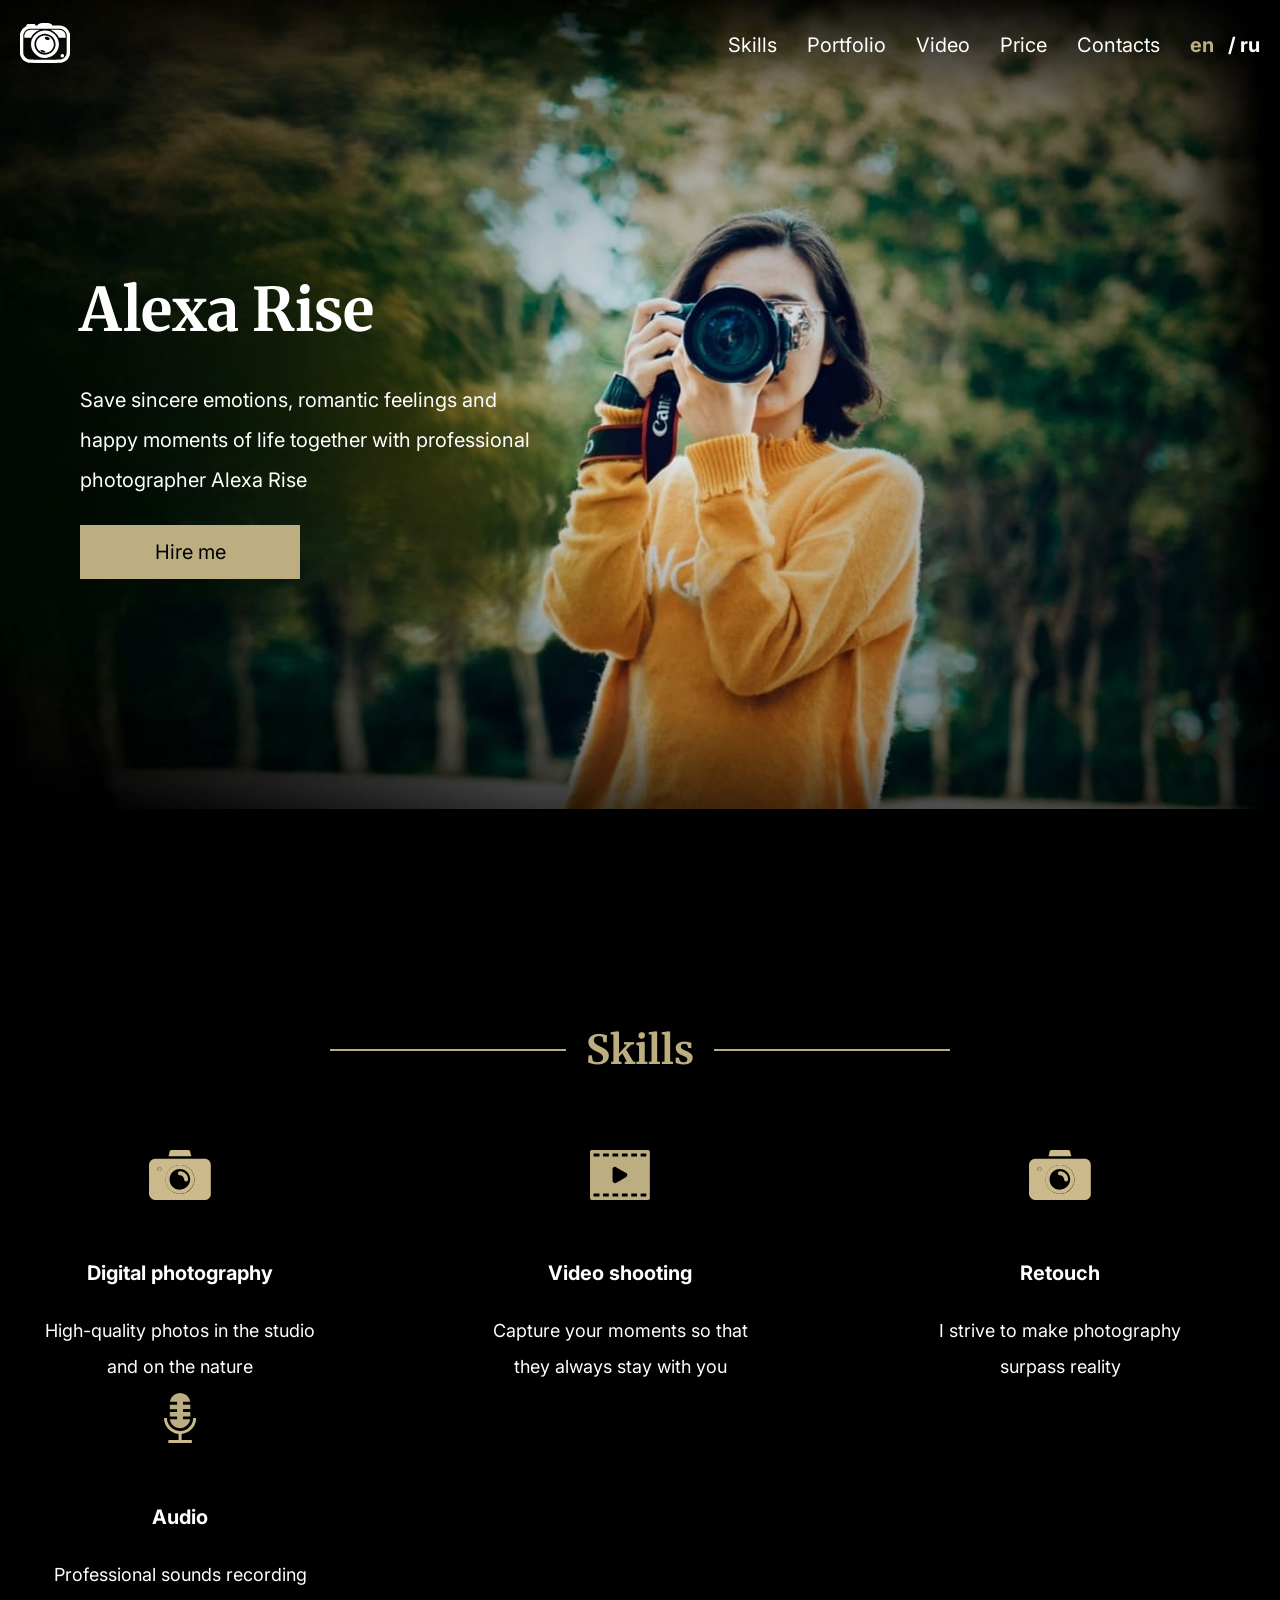
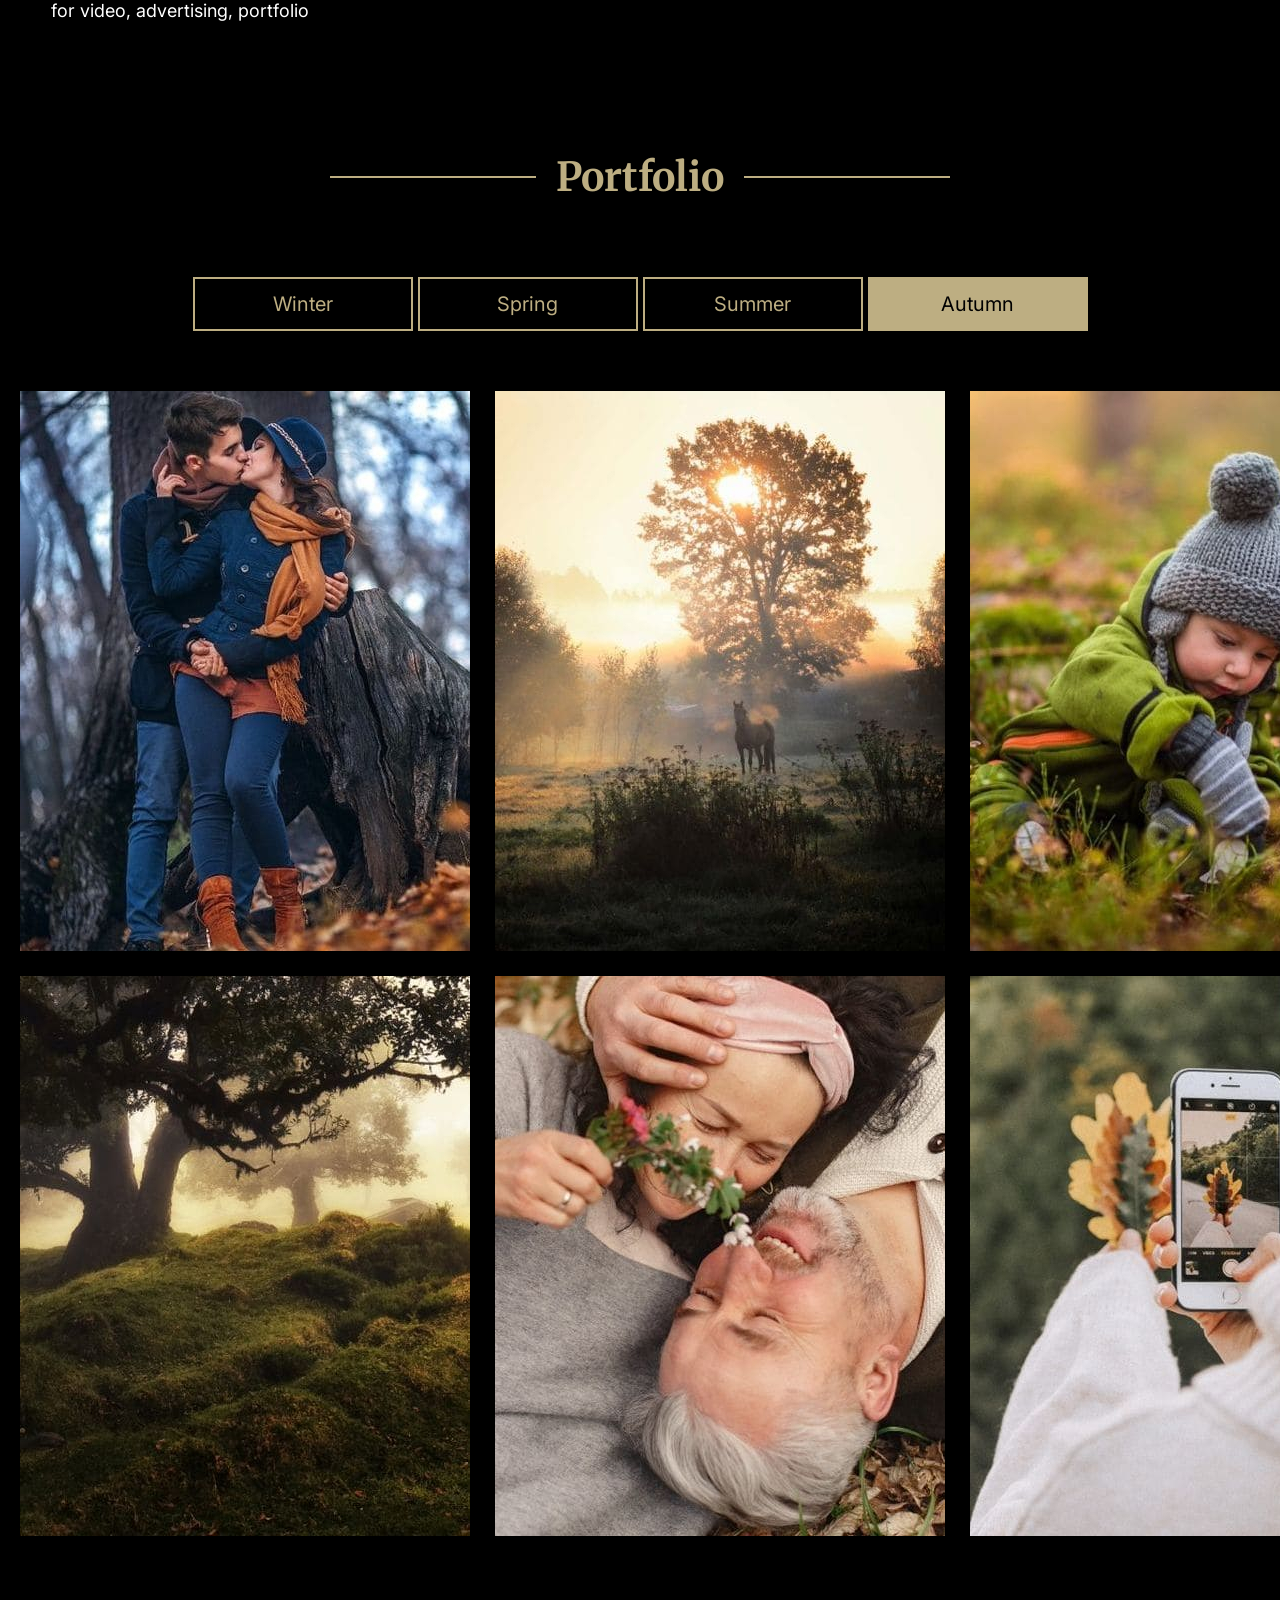
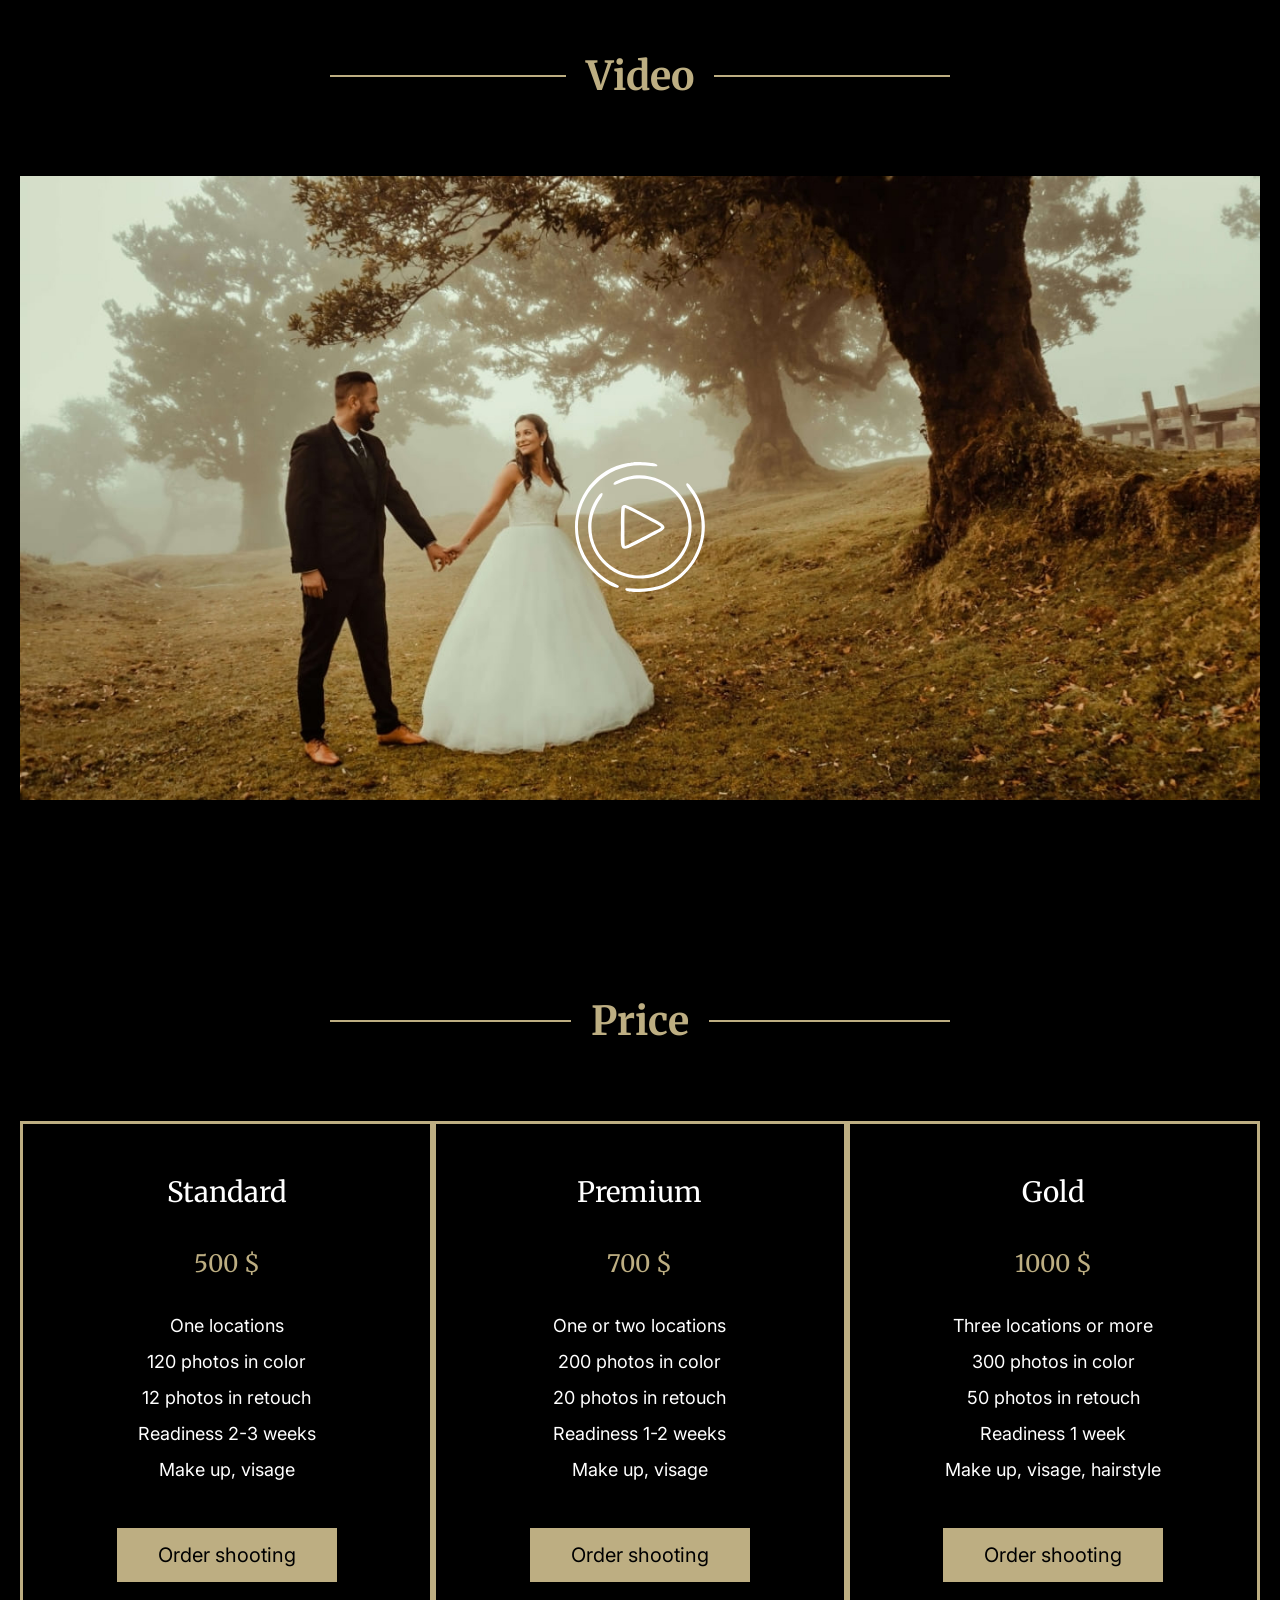
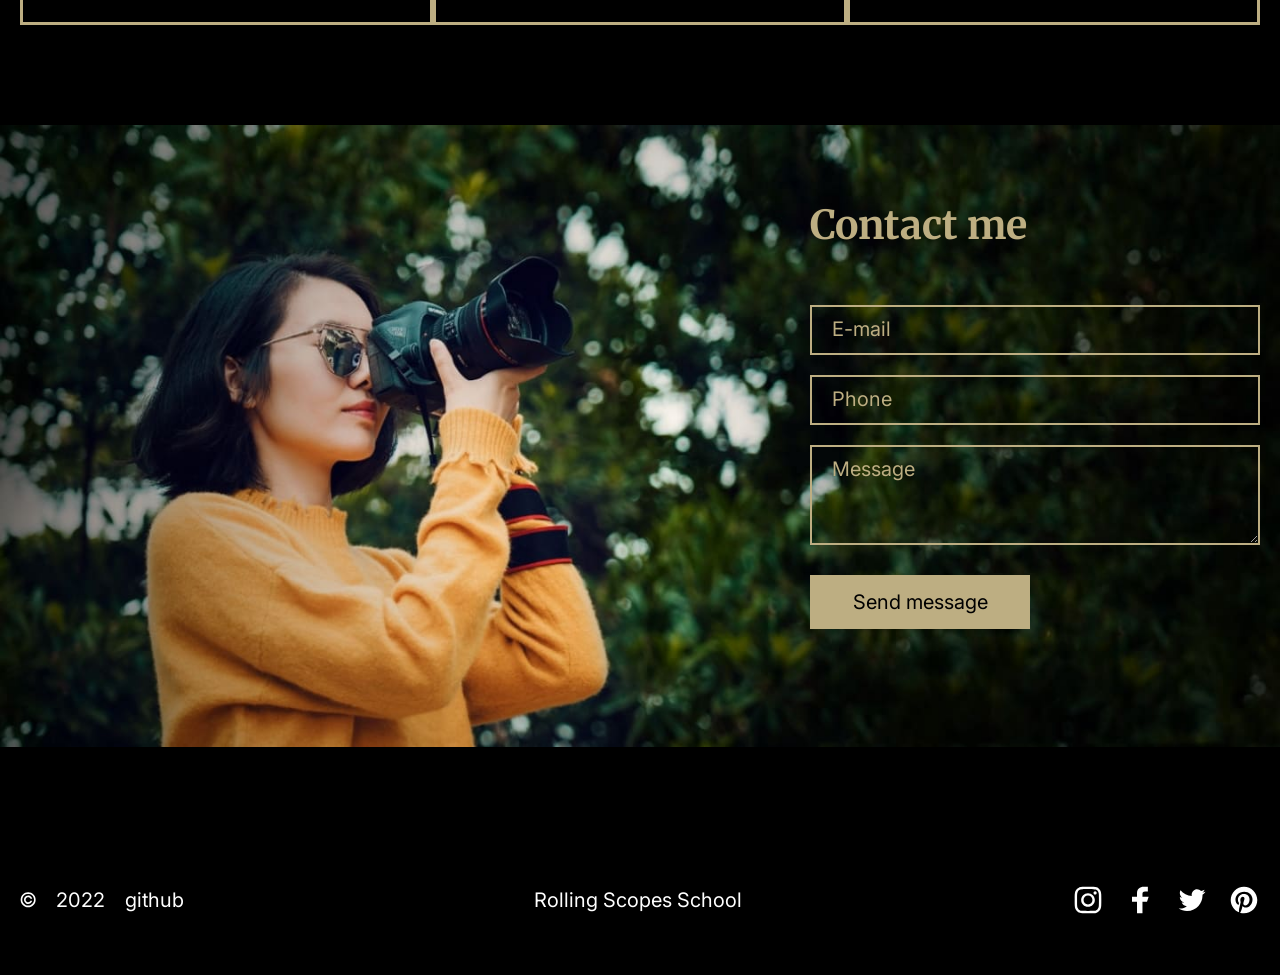
<file: portfolio/index.html>
<!DOCTYPE html>
<html lang="en">
<head>
    <meta charset="UTF-8">
    <meta http-equiv="X-UA-Compatible" content="IE=edge">
    <meta name="viewport" content="width=device-width, initial-scale=1.0">
    <link rel="preconnect" href="https://fonts.googleapis.com">
    <link rel="preconnect" href="https://fonts.gstatic.com" crossorigin>
    <link href="https://fonts.googleapis.com/css2?family=Merriweather:wght@700&family=PT+Sans:wght@400;700&display=swap" rel="stylesheet">
    <link href="https://fonts.googleapis.com/css2?family=Inter:wght@400;700&family=Merriweather:wght@700&family=PT+Sans:wght@400;700&display=swap" rel="stylesheet">
    <link rel="stylesheet" href="style.css">
    <link rel="stylesheet" href="normalize.css">
    <link rel="shortcut icon" href="./assets/svg/camera-1.svg" type="image/svg">
    <title>Document</title>
</head>
<body>
    <div class="page">
        <header class="header">
            <div class="container header__container">
                <nav class="nav header__nav">
                    <div class="logo">
                        <svg class="logo__icon">
                            <use xlink:href="./assets/svg/sprite_new.svg#logo"></use>
                        </svg>
                    </div>
                    <div class="nav__menu">
                        <ul class="nav__menu-list">
                            <li class="nav__menu-item"><a href="#skills" class="nav__menu-link">Skills</a></li>
                            <li class="nav__menu-item"><a href="#portfolio" class="nav__menu-link">Portfolio</a></li>
                            <li class="nav__menu-item"><a href="#video" class="nav__menu-link">Video</a></li>
                            <li class="nav__menu-item"><a href="#price" class="nav__menu-link">Price</a></li>
                            <li class="nav__menu-item"><a href="#contacts" class="nav__menu-link">Contacts</a></li>
                        </ul>
                    </div>
                    <div class="header__lang-switсh">
                          <a class="header__lang-switсh-item header__lang-switсh-item--active">en</a>
                          <span class="header__lang-switсh-dash">/</span>
                          <a class="header__lang-switсh-item">ru</a>  
                    </div>
                </nav>
                <section class="hero header__hero">
                    <div class="hero__content">
                        <h1 class="hero__title">Alexa Rise</h1>
                        <p class="hero__text">
                            Save sincere emotions, romantic feelings and happy moments of life together with professional photographer Alexa Rise
                        </p>
                        <button class="hero__button button button--color">
                            Hire me
                        </button>
                    </div>
                </section>
            </div>
        </header>
        <main class="main">
            <div class="container">
                <section class="skills" id="skills">
                    <div class="skills__content">
                        <div class="skills__head">
                            <div class="title">
                                <div class="title__wrapper">
                                    <h2 class="title__header">Skills</h2>
                                </div>
                            </div>
                        </div>
                        <div class="skills__list">
                            <div class="skills__item">
                                <img class="skills__item-img" src="./assets/svg/camera-1.svg" alt="icon-camera">
                                <h3 class="skills__title">Digital photography</h3>
                                <p class="skills__text">
                                    High-quality photos in the studio and on the nature
                                </p>
                            </div>
                            <div class="skills__item">
                                <img class="skills__item-img" src="./assets/svg/video-1.svg" alt="icon-video">
                                <h3 class="skills__title">Video shooting</h3>
                                <p class="skills__text">
                                    Capture your moments so that they always stay with you
                                </p>
                            </div>
                            <div class="skills__item">
                                <img class="skills__item-img" src="./assets/svg/camera-1.svg" alt="icon-mic">
                                <h3 class="skills__title">Retouch</h3>
                                <p class="skills__text">
                                    I strive to make photography surpass reality
                                </p>
                            </div>
                            <div class="skills__item">
                                <img class="skills__item-img" src="./assets/svg/mic-1.svg" alt="icon-mic">
                                <h3 class="skills__title">Audio</h3>
                                <p class="skills__text">
                                    Professional sounds recording for video, advertising, portfolio
                                </p>
                            </div>
                        </div>  
                    </div>
                </section>
                <section class="portfolio" id="portfolio">
                    <div class="portfolio__content">
                        <div class="portfolio__head">
                            <div class="title">
                                <div class="title__wrapper">
                                    <h2 class="title__header">Portfolio</h2>
                                </div>
                            </div>
                        </div>
                        <div class="portfolio__buttons">
                            <button class="button portfolio__button">
                                Winter
                            </button>
                            <button class="button portfolio__button">
                                Spring
                            </button>
                            <button class="button portfolio__button">
                                Summer
                            </button>
                            <button class="button portfolio__button portfolio__button--active">
                                Autumn
                            </button>
                        </div>
                        <div class="portfolio__gallery">
                            <div class="portfolio__row">
                                <img class="portfolio__img" src="./assets/img/portfolio-img.jpg" alt="portfolio-img">
                                <img class="portfolio__img" src="./assets/img/portfolio-img-1.jpg" alt="portfolio-img">
                                <img class="portfolio__img" src="./assets/img/portfolio-img-2.jpg" alt="portfolio-img">
                                
                            </div>
                            <div class="portfolio__row">
                                <img class="portfolio__img" src="./assets/img/portfolio-img-3.jpg" alt="portfolio-img">
                                <img class="portfolio__img" src="./assets/img/portfolio-img-4.jpg" alt="portfolio-img">
                                <img class="portfolio__img" src="./assets/img/portfolio-img-5.jpg" alt="portfolio-img">
                            </div>     
                        </div>
                    </div>
                </section>
                <section class="video" id="video">
                    <div class="video__head">
                        <div class="title">
                            <div class="title__wrapper">
                                <h2 class="title__header">Video</h2>
                            </div>
                        </div>
                    </div>
                    <div class="video__content">
                        <button class="video__button">
                            <svg class="video__button-icon">
                                <use xlink:href="./assets/svg/sprite_new.svg#Play_hover"></use>
                            </svg>
                        </button>
                    </div>
                </section>
                <section class="price main__price" id="price">
                    <div class="price__head">
                        <div class="title">
                            <div class="title__wrapper">
                                <h2 class="title__header">Price</h2>
                            </div>
                        </div>
                    </div>
                    <div class="price__list">
                        <div class="price__item">
                            <p class="price__title">
                                Standard
                            </p>
                            <p class="price__price">
                                500 $
                            </p>
                            <div class="price__text">
                                <span class="price__text-element">One locations</span>
                                <span class="price__text-element">120 photos in color</span>
                                <span class="price__text-element">12 photos in retouch</span>
                                <span class="price__text-element">Readiness 2-3 weeks</span>
                                <span class="price__text-element">Make up, visage</span>
                            </div>
                            <button class="button button--color">
                                Order shooting
                            </button>
                        </div>
                        <div class="price__item">
                            <p class="price__title">
                                Premium
                            </p>
                            <p class="price__price">
                                700 $
                            </p>
                            <div class="price__text">
                                <span class="price__text-element">One or two locations</span>
                                <span class="price__text-element">200 photos in color</span>
                                <span class="price__text-element">20 photos in retouch</span>
                                <span class="price__text-element">Readiness 1-2 weeks</span>
                                <span class="price__text-element">Make up, visage</span>
                            </div>
                            <button class="button button--color">
                                Order shooting
                            </button>
                        </div>
                        <div class="price__item">
                            <p class="price__title">
                                Gold
                            </p>
                            <p class="price__price">
                                1000 $
                            </p>
                            <div class="price__text">
                                <span class="price__text-element">Three locations or more</span>
                                <span class="price__text-element">300 photos in color</span>
                                <span class="price__text-element">50 photos in retouch</span>
                                <span class="price__text-element">Readiness 1 week</span>
                                <span class="price__text-element">Make up, visage, hairstyle</span>
                            </div>
                            <button class="button button--color">
                                Order shooting
                            </button>
                        </div>
                    </div>
                </section>
                <section class="contacts main__contacts" id="contacts">
                    <div class="contacts__content">
                        <div class="contacts__form form">
                            <h2 class="form__title">Contact me</h2>
                            <input class="form__email-field" type="email" placeholder="E-mail">
                            <input class="form__phone-field" type="tel" placeholder="Phone">
                            <textarea class="form__textarea" name="message" id="textarea" placeholder="Message"></textarea>
                            <button class="button button--color">
                                Send message
                            </button>
                        </div>
                    </div>     
                </section>
            </div>
        </main>
        <footer class="footer">
            <div class="container">
                <div class="footer__content">
                    <div class="footer__rights">
                        <img class="footer__rights-icon" src="./assets/svg/©.svg" alt="rights-icon">
                        <span class="footer__rights-year">2022</span>
                        <a href="https://github.com/katuncha" class="footer__rights-link">github</a>
                    </div>
                    <div class="footer__name">
                        <a href="https://rs.school/js-stage0/" class="footer__name-link">Rolling Scopes School</a>
                    </div>
                    <div class="footer__social social">
                        <ul class="social__list">
                            <li class="social__item">
                                <a href="#" class="social__link">
                                    <svg class="social__link-icon">
                                        <use xlink:href="./assets/svg/sprite_new.svg#inst-1"></use>
                                    </svg>
                                </a>
                            </li>
                            <li class="social__item">
                                <a href="#" class="social__link">
                                    <svg class="social__link-icon">
                                        <use xlink:href="./assets/svg/sprite_new.svg#fb-1"></use>
                                    </svg>
                                </a>
                            </li>
                            <li class="social__item">
                                <a href="#" class="social__link social__link--twitter">
                                    <svg class="social__link-icon">
                                        <use xlink:href="./assets/svg/sprite_new.svg#tw-1"></use>
                                    </svg>
                                </a>
                            </li>
                            <li class="social__item">
                                <a href="#" class="social__link">
                                    <svg class="social__link-icon">
                                        <use xlink:href="./assets/svg/sprite_new.svg#pinterest-1"></use>
                                    </svg>
                                </a>
                            </li>
                        </ul>
                    </div>
                </div>
    
            </div>
        </footer>   
    </div> 
    <script src="./index.js"></script> 
</body>
</html>
</file>
<file: portfolio/style.css>
* {
    box-sizing: border-box;
}

html {
    scroll-behavior: smooth;
}

body {
    background-color: #000000;
    font-family: 'Inter', sans-serif;
    height: 100%;
  
}

li {
    list-style: none;
}



h1,
h2,
h3,
p {
    margin: 0;
    padding: 0;
}

a {
    text-decoration: none;
}

.page {
    min-height: 100%;
    display: flex;
    flex-direction: column;
    
}

.en {
    color: burlywood;
}

.container {
  max-width: 1440px;
  margin: 0 auto;
  padding: 0 20px;
}

.nav {
    height: 90px;
    display: flex;
    flex-direction: row;
    justify-content: space-between;
    align-items: center;
}

.nav__menu-list {
    display: flex;
    flex-direction: row;
}

.nav__menu-link {
    color: #ffffff;
    font-size: 20px;
    line-height: 50px;
    transition: 0.5s;
}

.nav__menu-link:hover {
    color:#BDAE82;
}


.nav__menu-item {
    margin-right: 30px;
}


.header__container {
    height: 910px;
    background: no-repeat center  url('./assets/img/bg.jpg');
    background-repeat: no-repeat;
    background-position: center 0;
    background-size: contain;
  }

.header__nav {
      margin-bottom: 160px;
  }

.header__lang-switсh-item {
    text-decoration: none;
    color: #ffffff;
    font-size: 20px;
    line-height: 50px;
    font-weight: bold;
    transition: 0.5s;
}

.header__lang-switсh-item:hover {
    color: #BDAE82;
}

.header__lang-switсh-item--active {
    color: #BDAE82;
}

.header__lang-switсh-dash {
    margin-left: 10px;
    color: #ffffff;
    font-size: 20px;
    line-height: 50px;
    font-weight: bold;
}

.header__hero {
    margin-left: 60px;
}

.logo__icon {
    width: 50px;
    height: 40px;
    cursor: pointer;
    fill: #ffffff;
    transition: 0.5s;
}

.logo__icon:hover {
    fill: #BDAE82;
}

.nav__menu {
    margin-left: auto;
}

.hero {
    width: 500px;
}

.hero__content {
    margin-right: 30px;
}

.hero__title {
    font-family: 'Merriweather', serif;
    font-size: 60px;
    font-weight: 700;
    line-height: 120px;
    color: #ffffff;
    margin-bottom: 10px;
}

.hero__text {
    font-size: 20px;
    font-weight: normal;
    line-height: 40px;
    color: #ffffff;
    margin-bottom: 25px;
}

.button {
    width: 220px;
    font-size: 20px;
    line-height: 40px;
    padding: 5px 0;
    background-color: transparent;
    border: solid 2px #BDAE82;
    color: #BDAE82;
    cursor: pointer;
    font-family: inherit;
    transition: 0.5s;
}

.button--color {
    background: #BDAE82;
    color: #000000;
    transition: 1s;
}

.button--color:hover {
    color: #ffffff;
}

.button:hover {
    color: #ffffff;
}


.title {
    padding: 100px 0px 60px 0px;
    text-align: center;
    display: flex;
    justify-content: center ;
}

.title__wrapper {
    width: 50%;
    background-image: linear-gradient(to top, #000 39px, #bdae82 39px, #bdae82 41px, #000 41px);
}

.title__header {
    display: inline;
    font-family: 'Merriweather', serif;
    color: #BDAE82;
    font-size: 40px;
    line-height: 80px;
    margin: 0;
    padding: 0 20px;
    background-color: #000000;
}

.skiils {
    scroll-behavior: smooth;
}

.skills__list {
    display: flex;
    flex-direction: row;
    justify-content: space-between;
    flex-wrap: wrap;
}

.skills__item {
    width: 320px;
    padding: 0 20px 8px 20px;
    margin-right: 40px;
    text-align: center;
}

.skills__item:last-child {
    margin-right: 0px;
}

.skills__item-img {
    margin-bottom: 50px;
}

.skills__title {
    font-weight: bold;
    font-size: 20px;
    line-height: 40px;
    color: #ffffff;
    margin-bottom: 20px;
}

.skills__text {
    font-weight: normal;
    font-size: 18px;
    line-height: 36px;
    color: #ffffff;
}

.portfolio__buttons {
    display: flex;
    flex-direction: row;
    justify-content: center;
    margin-bottom: 60px;  
}

.portfolio__button {
    margin-right: 5px;
}

.portfolio__button:last-child {
    margin-right: 0;
}

.portfolio__button--active {
    background-color: #BDAE82;
    color: #000000;
}

.portfolio__row {
    display: flex;
    flex-direction: row;
    justify-content: space-between;
    margin-bottom: 25px;
}

.portfolio__row:last-child {
    margin-bottom: 0;
}

.portfolio__img {
    display: flex;
    width: 450px;
    margin-right: 25px;
}

.portfolio__img:last-child {
    margin-right: 0px;
}

.video__content {
    position: relative;
    display: flex;
    justify-content: center;
    align-items: center;
    height: 705px;
    background: no-repeat center  url('./assets/img/video-player.jpg');
    background-repeat: no-repeat;
    background-position: center 0;
    background-size: contain;
}

.video__button {
    background-color: transparent;
    border: none;
    margin-left: auto;
    margin-right: auto;
    left: 0;
    right: 0;
    text-align: center;
}

.video__button-icon {
    width: 130px;
    height: 130px;
    fill: #ffffff;
    transition: 0.5s;
}

.video__button-icon:hover {
    fill: #BDAE82;
}

.price__list {
    display: flex;
    flex-direction: row;
    justify-content: space-between;
}

.price__item {
    width: 450px;
    border: solid 3px #BDAE82;
    text-align: center;
    padding: 40px 0;
}

.price__title {
    font-family: 'Merriweather', serif;
    font-size: 28px;
    line-height: 56px;
    color: #ffffff;
    margin-bottom: 20px;
}

.price__price {
    font-family: 'Merriweather', serif;
    font-size: 24px;
    line-height: 48px;
    color: #BDAE82;
    margin-bottom: 20px;
    
}

.price__text {
    margin-bottom: 40px;
}

.price__text-element {
    display: block;
    font-size: 18px;
    line-height: 36px;
    color: #ffffff;
}

.main {
    flex: 1 1 auto;
    
}

.main__contacts {
    margin-top: 100px;
}


  .contacts {
    height: 700px;
    background: no-repeat center  url('./assets/img/contacts.jpg');
    background-repeat: no-repeat;
    background-position: center 0;
    background-size: contain;
    padding-top: 60px;
    margin-left: -20px;
    margin-right: -20px;
}

.contacts__form {
    margin-left: auto;
}

.form {
    display: flex;
    flex-direction: column;
    width: 450px;
    margin-right: 20px;
}

.form__title {
    font-family: 'Merriweather', serif;
    font-size: 40px;
    line-height: 80px;
    margin-bottom: 40px;
    color: #BDAE82;
}

.form__email-field {
    color: #ffffff;
    height: 50px;
    border: solid 2px #BDAE82;
    background-color: transparent;
    margin-bottom: 20px;
    padding-left: 20px;
}

.form__email-field::placeholder {
    font-family: inherit;
    color: #bdae82;
    font-size: 20px;
    line-height: 40px;
}

.form__phone-field {
    height: 50px;
    color: #ffffff;
    border: solid 2px #BDAE82;
    background-color: transparent;
    margin-bottom: 20px;
    padding-left: 20px;
}

.form__phone-field::placeholder {
    font-family: inherit;
    color: #bdae82;
    font-size: 20px;
    line-height: 40px;
}

.form__textarea {
    color: #ffffff;
    height: 100px;
    border: solid 2px #BDAE82;
    background-color: transparent;
    padding-left: 20px;
    margin-bottom: 30px;

}

.form__textarea::placeholder {
    font-family: inherit;
    color: #bdae82;
    font-size: 20px;
    line-height: 40px;
}

.footer__content {
    height: 150px;
    display: flex;
    flex-direction: row;
    justify-content: space-between;
    align-items: center;
    color: #ffffff;
    font-size: 20px;
    line-height: 50px;
}

.footer__rights {
    display: flex;
    flex-direction: row;
    gap: 20px;
}

.footer__rights-link {
    color:#ffffff;
    transition: 0.5s;
   
}

.footer__rights-link:hover {
    color:#BDAE82;
}

.footer__name-link {
    color:#ffffff;
    padding-left: 60px;
    transition: 0.5s;
}

.footer__name-link:hover {
    color:#BDAE82;
}

.social__list {
    display: flex;
    flex-direction: row;
    align-items: center;
    gap: 20px;
}

.social__link {
    display: block;
    width: 32px;
    height: 32px;
    cursor: pointer;
}

.social__link-icon {
    width: 32px;
    height: 32px;
    fill: #ffffff;
    transition: 0.5s;
}

.social__link-icon:hover {
    fill: #BDAE82;
}
</file>
